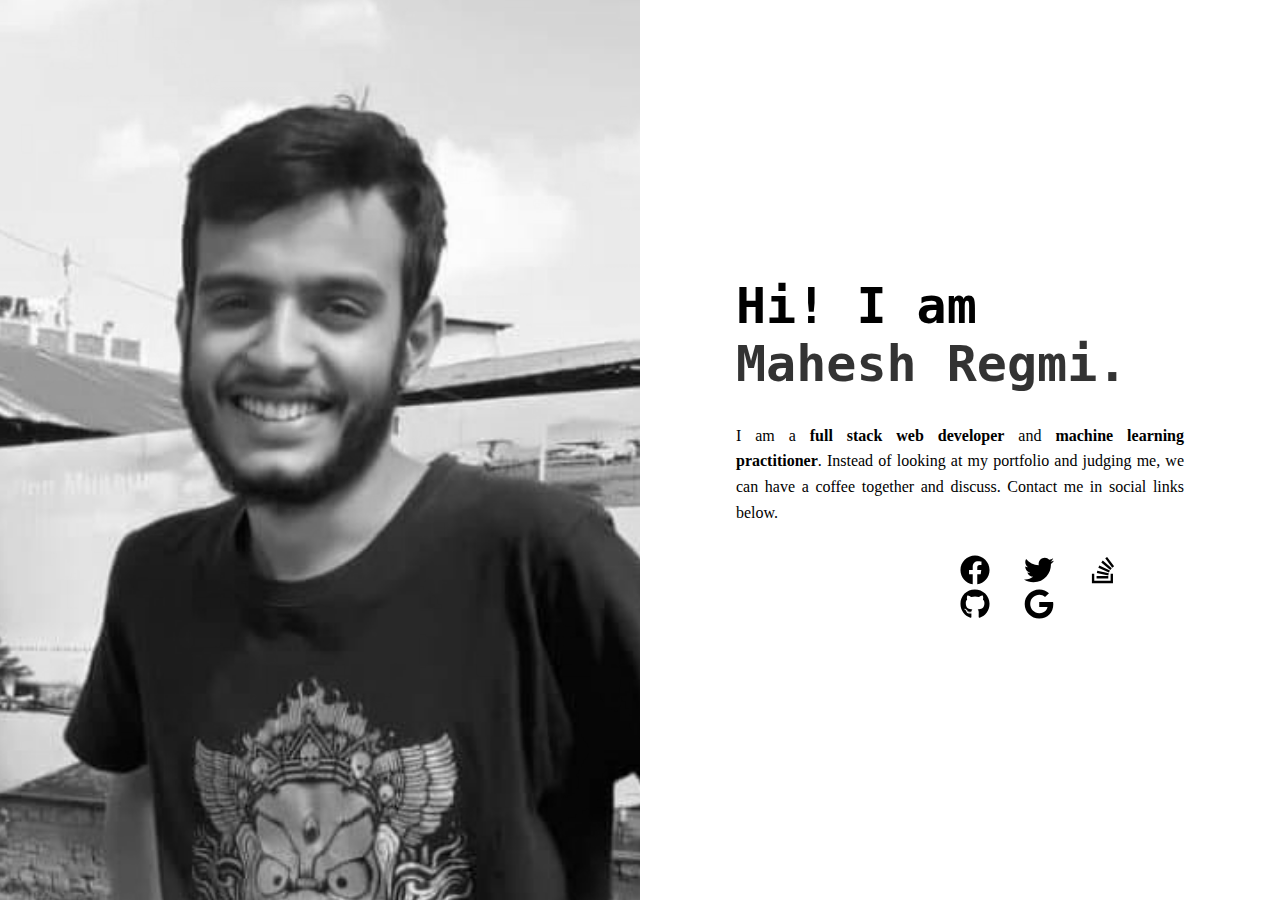
<file: index.html>
<!DOCTYPE html>
<html lang="en">

<head>
    <meta charset="UTF-8">
    <meta name="viewport" content="width=device-width, initial-scale=1.0">
    <title>Mahesh C. Regmi</title>
    <link rel="stylesheet" href="style.css">
</head>

<body>
    <div class="main-container">
        <div class="left-side">
            <img src="profile.jpg" alt="" class = "profile-img">
        </div>
        <div class="right-side">
            <div class="info-section">
                <h1 class="title-text">Hi! I am <em>Mahesh Regmi.</em></h1>

                <p class = "info-text">I am a <strong>full stack web developer</strong> and <strong>machine learning practitioner</strong>. Instead of looking at my portfolio and
                    judging me, we can have a coffee together and discuss. Contact me in social links below.
                </p>

                <div class="buttons-group">
                    <a href="https://facebook.com/regmicmahesh"><img src="fb.svg"></a>
                    <a href="https://twitter.com/regmicmahesh"><img src="twitter-brands.svg"></a>
                    <a href="https://stackoverflow.com/users/9435740/mahesh-c-regmi"><img src="stack-overflow-brands.svg"></a>
                    <a href="https://github.com/geekyarthurs"><img src="github-brands.svg"></a>
                    <a href="mailto:geekyarthurs@gmail.com"><img src="google-brands.svg"></a>
                </div>

                
            </div>
        </div>
    </div>
</body>

</html>
</file>
<file: style.css>
*{
    padding: 0;
    margin: 0;
    box-sizing: border-box;
}

body{
    font-family: 'Inter';
}
.main-container{
    height: 100vh;
    display: flex;
}




.info-section{
    
   width: 70%;
    
}

.left-side , .right-side{
    overflow: hidden;
    width: 50vw;
    height: 100vh;
    display: flex;
    align-items: center;
    justify-content: center;

}

h1.title-text{
    margin-bottom: 20px;
    
    font-weight: bold;
    font-family: monospace;
    font-size: 50px;

}
.info-text{
    margin: 30px 0px;
}

.buttons-group{
    width: 50%;
    margin-left: auto;
    
}


.buttons-group > a >  img{
    width: 30px;
    height: 30px;
    margin-right: 30px;
}
p{
    text-align: justify;
    line-height: 1.6;
    
}

img.profile-img{
    width: 100%;
    height: 100%;
    object-fit: cover;
    object-position: center center;
    filter: grayscale(1);
    transform: scale(1.5);
    transition: transform 20s ease-in-out;
}

.main-container:hover img.profile-img{
    transform: scale(2.0);
}



@media screen and (max-width: 768px){

    p{
        text-align: left;
    }

    h1.title-text{
        font-size: 35px;
       
        
    }
   .left-side{
       display: none;
   }
   .right-side{
       width: 100vw;
   }

   .buttons-group{
       width: 100%;
   }
   .buttons-group > a >  img{
    width: 20px;
    height: 20px;
    margin-right: 10px;
}

}


em{
    color: rgba(0,0,0,0.8);
    font-style: unset;

}
</file>
